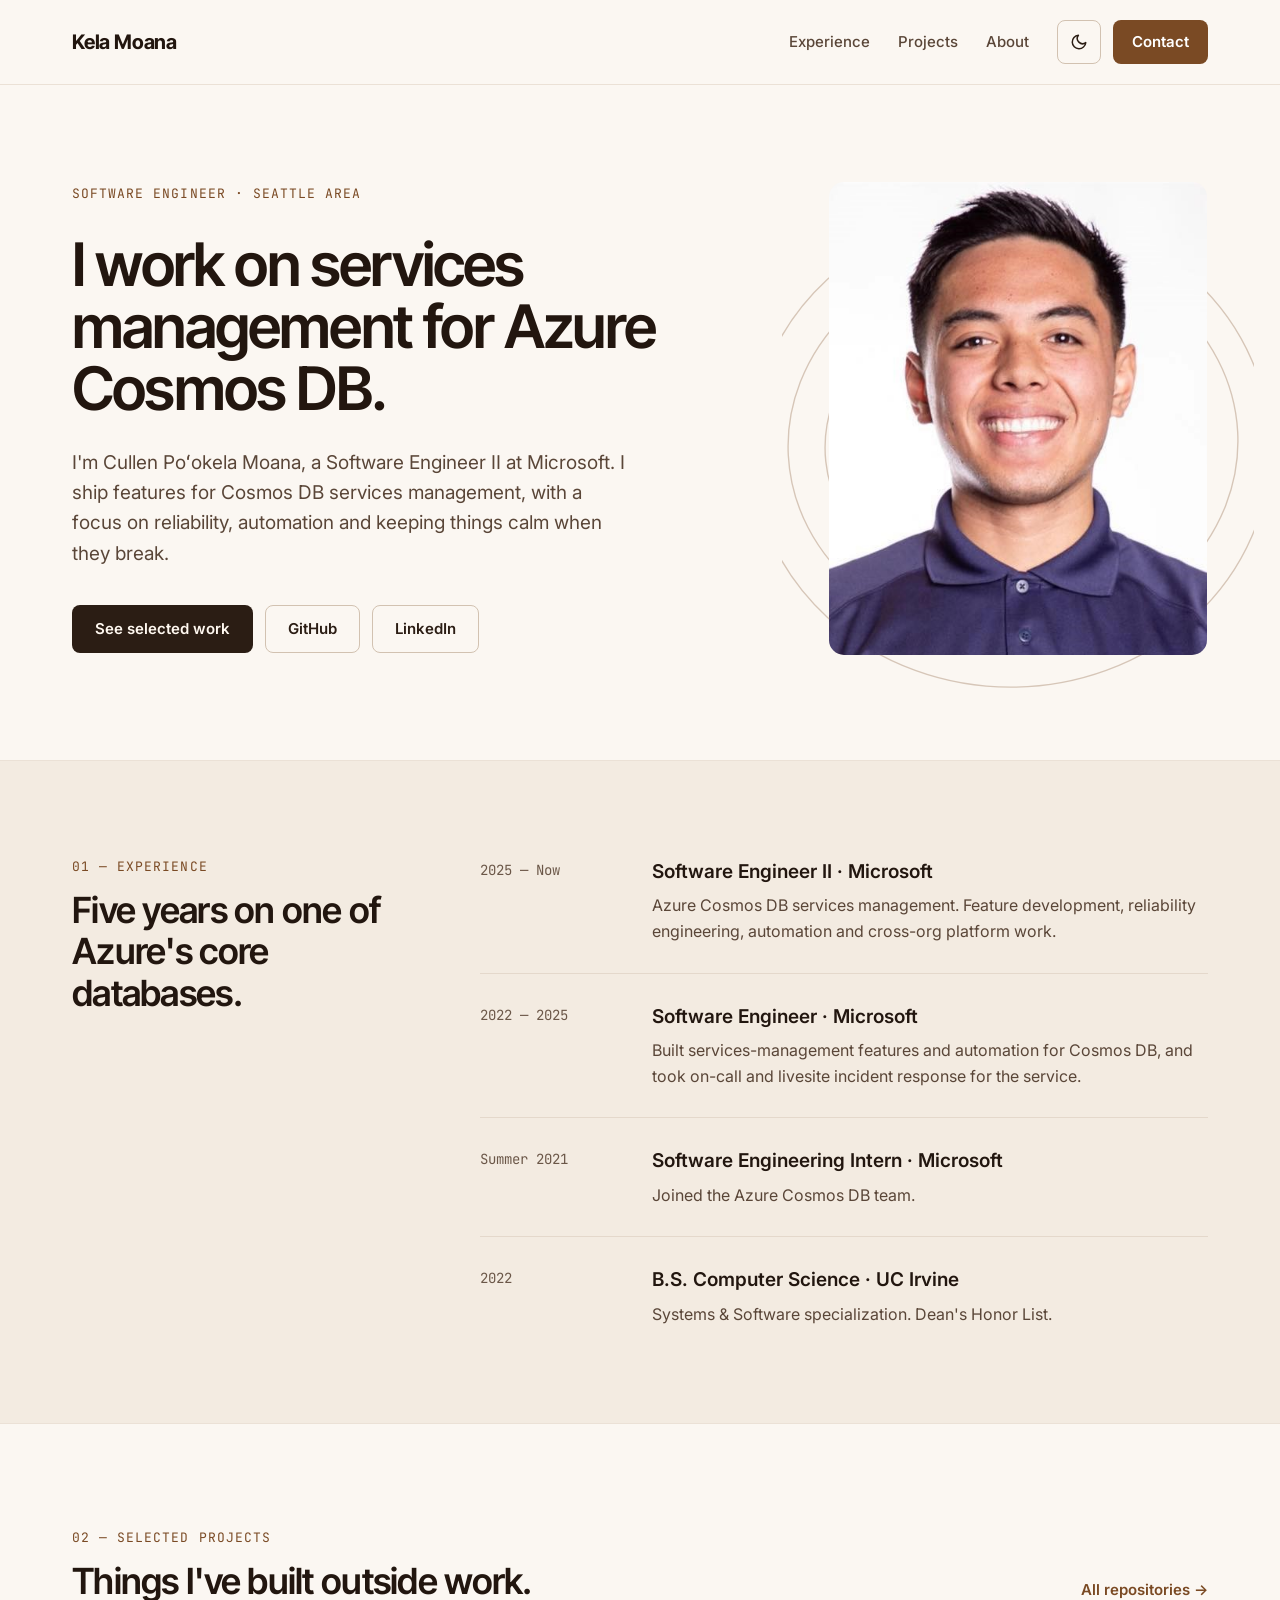
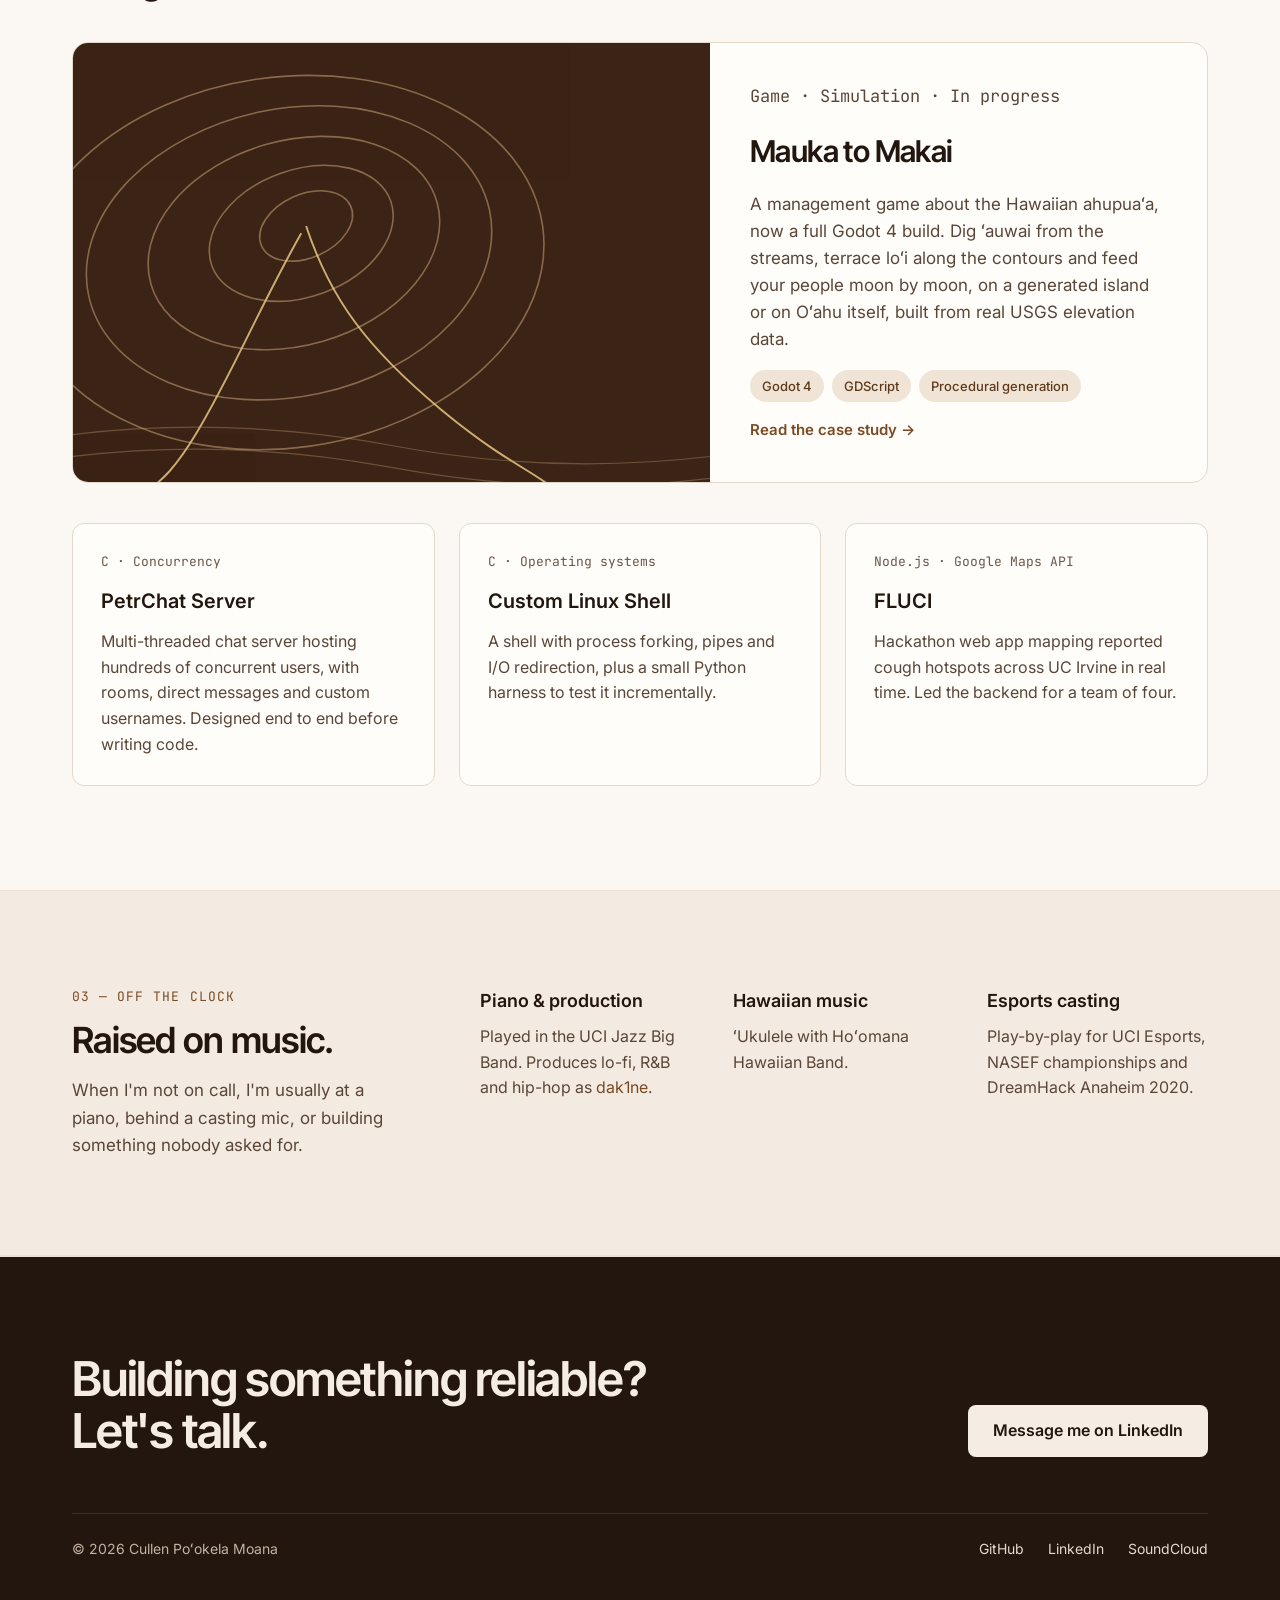
<file: index.html>
<!doctype html>
<html lang="en">
<head>
  <meta charset="utf-8">
  <meta name="viewport" content="width=device-width, initial-scale=1">
  <title>Kela Moana · Software Engineer</title>
  <meta name="description" content="Cullen Poʻokela Moana, Software Engineer II at Microsoft working on Azure Cosmos DB services management: reliability, automation and incident response.">
  <meta name="theme-color" content="#fbf7f2" media="(prefers-color-scheme: light)">
  <meta name="theme-color" content="#15100c" media="(prefers-color-scheme: dark)">
  <meta property="og:type" content="website">
  <meta property="og:title" content="Kela Moana · Software Engineer">
  <meta property="og:description" content="Software Engineer II on Azure Cosmos DB services management.">
  <meta property="og:url" content="https://kelamoana.github.io/">
  <meta property="og:image" content="https://kelamoana.github.io/images/headshot.jpg">
  <link rel="icon" href="favicon.svg" type="image/svg+xml">
  <link rel="preconnect" href="https://fonts.googleapis.com">
  <link rel="preconnect" href="https://fonts.gstatic.com" crossorigin>
  <link href="https://fonts.googleapis.com/css2?family=Inter+Tight:wght@500;600;700&family=Inter:wght@400;500;600&family=JetBrains+Mono:wght@400;500&display=swap" rel="stylesheet">
  <link rel="stylesheet" href="assets/css/site.css">
  <script src="assets/js/theme.js"></script>
</head>
<body>
  <a class="skip-link" href="#main">Skip to content</a>

  <header class="site-header">
    <nav class="nav container" aria-label="Main">
      <a class="brand" href="./">Kela Moana</a>
      <div class="nav-links">
        <a class="nav-section" href="#experience">Experience</a>
        <a class="nav-section" href="#projects">Projects</a>
        <a class="nav-section" href="#about">About</a>
        <div class="nav-actions">
          <button class="icon-button theme-toggle" type="button" data-theme-toggle aria-label="Switch theme">
            <svg class="icon-moon" viewBox="0 0 24 24" fill="none" stroke="currentColor" stroke-width="2" stroke-linecap="round" stroke-linejoin="round" aria-hidden="true"><path d="M21 12.8A9 9 0 1 1 11.2 3a7 7 0 0 0 9.8 9.8z"/></svg>
            <svg class="icon-sun" viewBox="0 0 24 24" fill="none" stroke="currentColor" stroke-width="2" stroke-linecap="round" aria-hidden="true"><circle cx="12" cy="12" r="4"/><path d="M12 2v2M12 20v2M4.9 4.9l1.4 1.4M17.7 17.7l1.4 1.4M2 12h2M20 12h2M4.9 19.1l1.4-1.4M17.7 6.3l1.4-1.4"/></svg>
          </button>
          <a class="button button-accent" href="#contact">Contact</a>
        </div>
      </div>
    </nav>
  </header>

  <main id="main">
    <section class="hero container" aria-labelledby="hero-title">
      <div class="hero-copy">
        <p class="label">Software Engineer · Seattle area</p>
        <h1 id="hero-title" class="display">I work on services management for Azure Cosmos DB.</h1>
        <p class="lede">I'm Cullen Poʻokela Moana, a Software Engineer II at Microsoft. I ship features for Cosmos DB services management, with a focus on reliability, automation and keeping things calm when they break.</p>
        <div class="hero-actions">
          <a class="button button-primary" href="#projects">See selected work</a>
          <a class="button button-outline" href="https://github.com/kelamoana">GitHub</a>
          <a class="button button-outline" href="https://www.linkedin.com/in/cullen-moana/">LinkedIn</a>
        </div>
      </div>
      <div class="hero-photo">
        <svg class="contours" viewBox="0 0 400 480" aria-hidden="true">
          <g fill="none" stroke-width="1.2">
            <ellipse cx="210" cy="250" rx="60" ry="44" transform="rotate(-18 210 250)"/>
            <ellipse cx="206" cy="252" rx="96" ry="72" transform="rotate(-14 206 252)"/>
            <ellipse cx="202" cy="256" rx="132" ry="104" transform="rotate(-10 202 256)"/>
            <ellipse cx="198" cy="260" rx="166" ry="138" transform="rotate(-6 198 260)"/>
            <ellipse cx="196" cy="262" rx="196" ry="172" transform="rotate(-3 196 262)"/>
            <ellipse cx="194" cy="266" rx="226" ry="208"/>
          </g>
        </svg>
        <img src="images/headshot.jpg" alt="Portrait of Kela Moana" width="380" height="475">
      </div>
    </section>

    <section id="experience" class="band" aria-labelledby="experience-title">
      <div class="container section split">
        <div class="split-head">
          <p class="label">01 — Experience</p>
          <h2 id="experience-title" class="display section-title">Five years on one of Azure's core databases.</h2>
        </div>
        <ol class="split-body timeline">
          <li>
            <p class="when">2025 — Now</p>
            <div class="what">
              <h3>Software Engineer II · Microsoft</h3>
              <p>Azure Cosmos DB services management. Feature development, reliability engineering, automation and cross-org platform work.</p>
            </div>
          </li>
          <li>
            <p class="when">2022 — 2025</p>
            <div class="what">
              <h3>Software Engineer · Microsoft</h3>
              <p>Built services-management features and automation for Cosmos DB, and took on-call and livesite incident response for the service.</p>
            </div>
          </li>
          <li>
            <p class="when">Summer 2021</p>
            <div class="what">
              <h3>Software Engineering Intern · Microsoft</h3>
              <p>Joined the Azure Cosmos DB team.</p>
            </div>
          </li>
          <li>
            <p class="when">2022</p>
            <div class="what">
              <h3>B.S. Computer Science · UC Irvine</h3>
              <p>Systems &amp; Software specialization. Dean's Honor List.</p>
            </div>
          </li>
        </ol>
      </div>
    </section>

    <section id="projects" class="container projects" aria-labelledby="projects-title">
      <div class="projects-head">
        <div>
          <p class="label">02 — Selected projects</p>
          <h2 id="projects-title" class="display section-title">Things I've built outside work.</h2>
        </div>
        <a href="https://github.com/kelamoana" style="font-weight: 600; font-size: 15px">All repositories →</a>
      </div>

      <a class="feature" href="projects/mauka-to-makai.html">
        <div class="feature-art">
          <svg viewBox="0 0 640 360" preserveAspectRatio="xMidYMid slice" aria-hidden="true">
            <g fill="none" stroke="#c9a37a" stroke-width="1.3" opacity="0.55">
              <ellipse cx="250" cy="150" rx="40" ry="26" transform="rotate(-24 250 150)"/>
              <ellipse cx="246" cy="156" rx="78" ry="52" transform="rotate(-20 246 156)"/>
              <ellipse cx="240" cy="164" rx="122" ry="84" transform="rotate(-16 240 164)"/>
              <ellipse cx="236" cy="172" rx="168" ry="118" transform="rotate(-12 236 172)"/>
              <ellipse cx="232" cy="180" rx="214" ry="152" transform="rotate(-8 232 180)"/>
            </g>
            <g fill="none" stroke="#f2d08a" stroke-width="1.6" opacity="0.8">
              <path d="M250 150 C 270 210, 300 250, 360 300 S 440 350, 470 380"/>
              <path d="M246 156 C 210 220, 190 270, 160 320 S 120 360, 110 380"/>
            </g>
            <g fill="none" stroke="#c9a37a" stroke-width="1" opacity="0.35">
              <path d="M0 330 Q 160 300 320 330 T 640 330"/>
              <path d="M0 348 Q 160 318 320 348 T 640 348"/>
            </g>
          </svg>
        </div>
        <div class="feature-body">
          <p class="mono">Game · Simulation · In progress</p>
          <h3 class="display">Mauka to Makai</h3>
          <p>A management game about the Hawaiian ahupuaʻa, now a full Godot 4 build. Dig ʻauwai from the streams, terrace loʻi along the contours and feed your people moon by moon, on a generated island or on Oʻahu itself, built from real USGS elevation data.</p>
          <ul class="tags" aria-label="Technologies">
            <li>Godot 4</li>
            <li>GDScript</li>
            <li>Procedural generation</li>
          </ul>
          <span class="feature-link">Read the case study →</span>
        </div>
      </a>

      <div class="card-grid">
        <article class="card">
          <p class="mono">C · Concurrency</p>
          <h3>PetrChat Server</h3>
          <p>Multi-threaded chat server hosting hundreds of concurrent users, with rooms, direct messages and custom usernames. Designed end to end before writing code.</p>
        </article>
        <article class="card">
          <p class="mono">C · Operating systems</p>
          <h3>Custom Linux Shell</h3>
          <p>A shell with process forking, pipes and I/O redirection, plus a small Python harness to test it incrementally.</p>
        </article>
        <article class="card">
          <p class="mono">Node.js · Google Maps API</p>
          <h3><a href="https://github.com/kelamoana/FLUCI">FLUCI</a></h3>
          <p>Hackathon web app mapping reported cough hotspots across UC Irvine in real time. Led the backend for a team of four.</p>
        </article>
      </div>
    </section>

    <section id="about" class="band" aria-labelledby="about-title">
      <div class="container section split">
        <div class="split-head">
          <p class="label">03 — Off the clock</p>
          <h2 id="about-title" class="display section-title">Raised on music.</h2>
          <p class="section-intro">When I'm not on call, I'm usually at a piano, behind a casting mic, or building something nobody asked for.</p>
        </div>
        <div class="split-body interests">
          <div>
            <h3>Piano &amp; production</h3>
            <p>Played in the UCI Jazz Big Band. Produces lo-fi, R&amp;B and hip-hop as <a href="https://soundcloud.com/dak1ne-beats">dak1ne</a>.</p>
          </div>
          <div>
            <h3>Hawaiian music</h3>
            <p>ʻUkulele with Hoʻomana Hawaiian Band.</p>
          </div>
          <div>
            <h3>Esports casting</h3>
            <p>Play-by-play for UCI Esports, NASEF championships and DreamHack Anaheim 2020.</p>
          </div>
        </div>
      </div>
    </section>
  </main>

  <footer id="contact" class="site-footer">
    <div class="container">
      <div class="footer-cta">
        <h2 class="display">Building something reliable? Let's talk.</h2>
        <a class="button" href="https://www.linkedin.com/in/cullen-moana/">Message me on LinkedIn</a>
      </div>
      <div class="footer-meta">
        <p>© 2026 Cullen Poʻokela Moana</p>
        <nav aria-label="Elsewhere">
          <a href="https://github.com/kelamoana">GitHub</a>
          <a href="https://www.linkedin.com/in/cullen-moana/">LinkedIn</a>
          <a href="https://soundcloud.com/dak1ne-beats">SoundCloud</a>
        </nav>
      </div>
    </div>
  </footer>
</body>
</html>
</file>
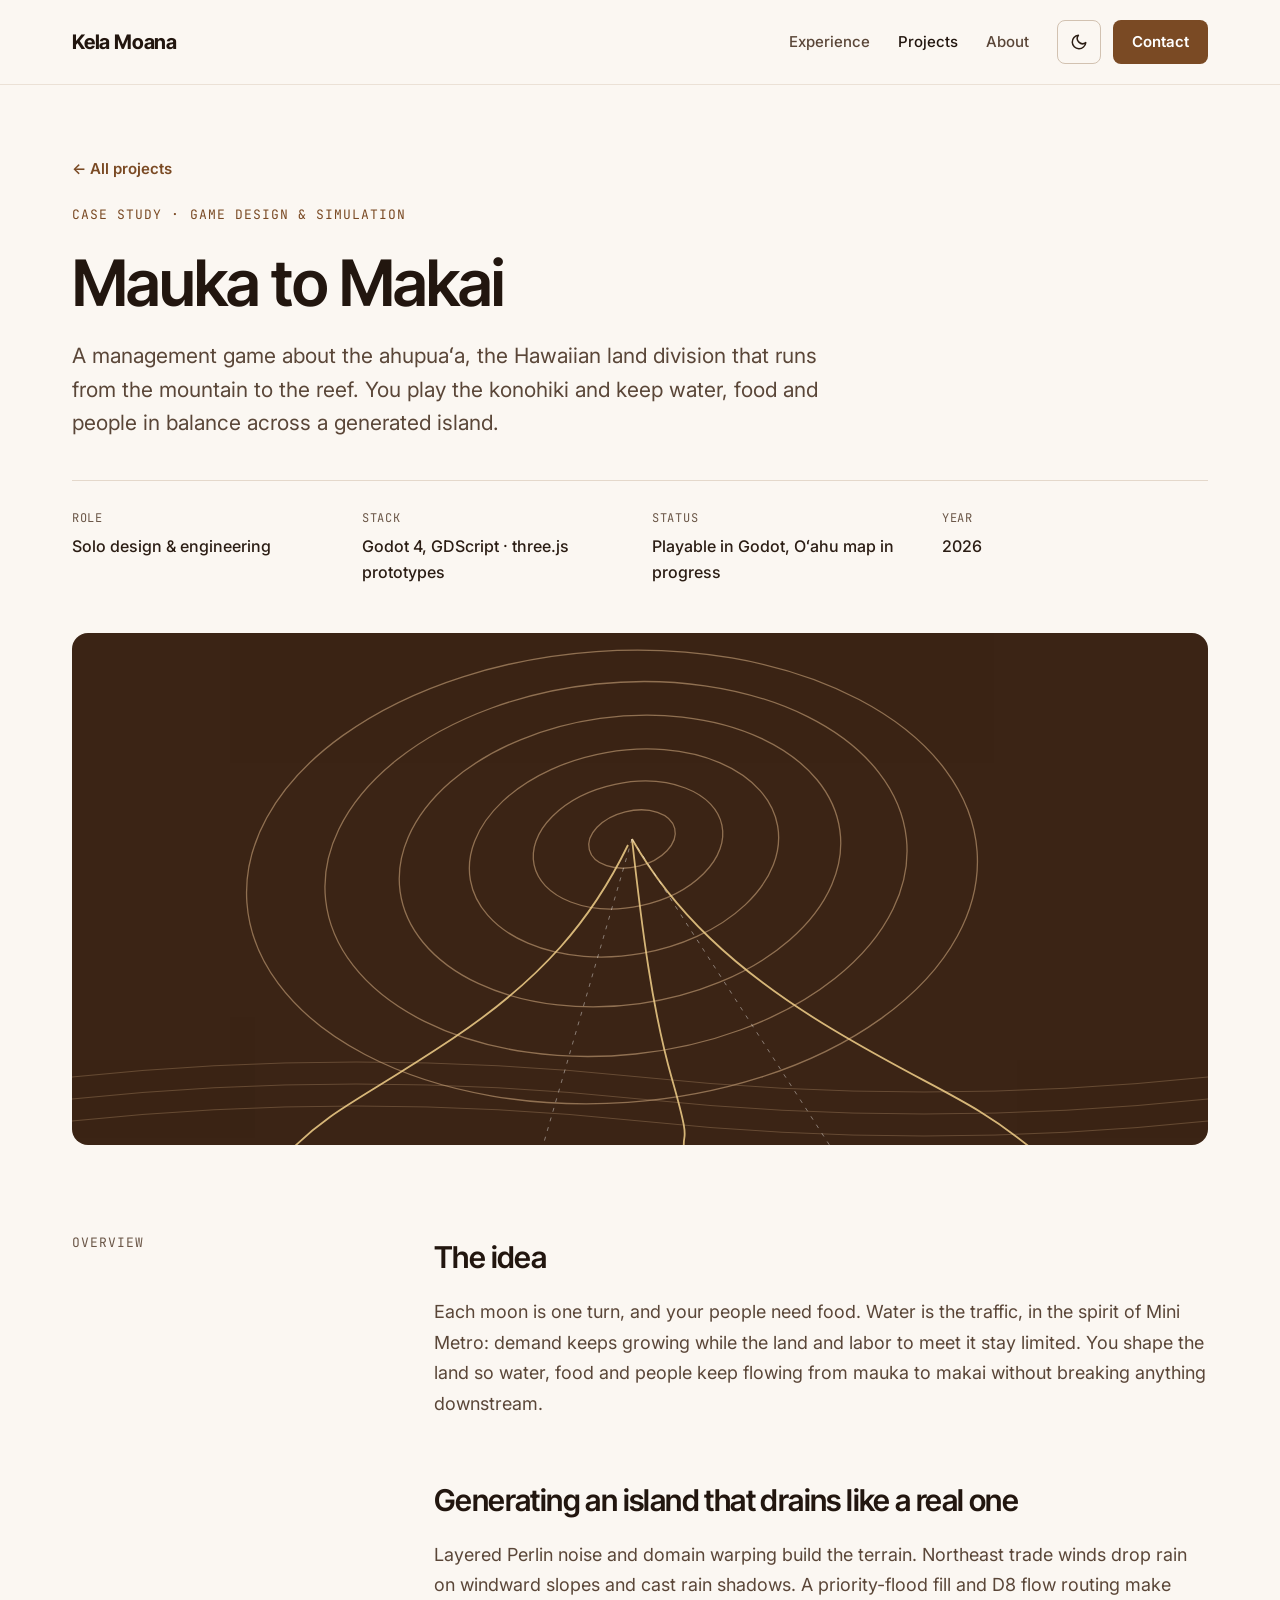
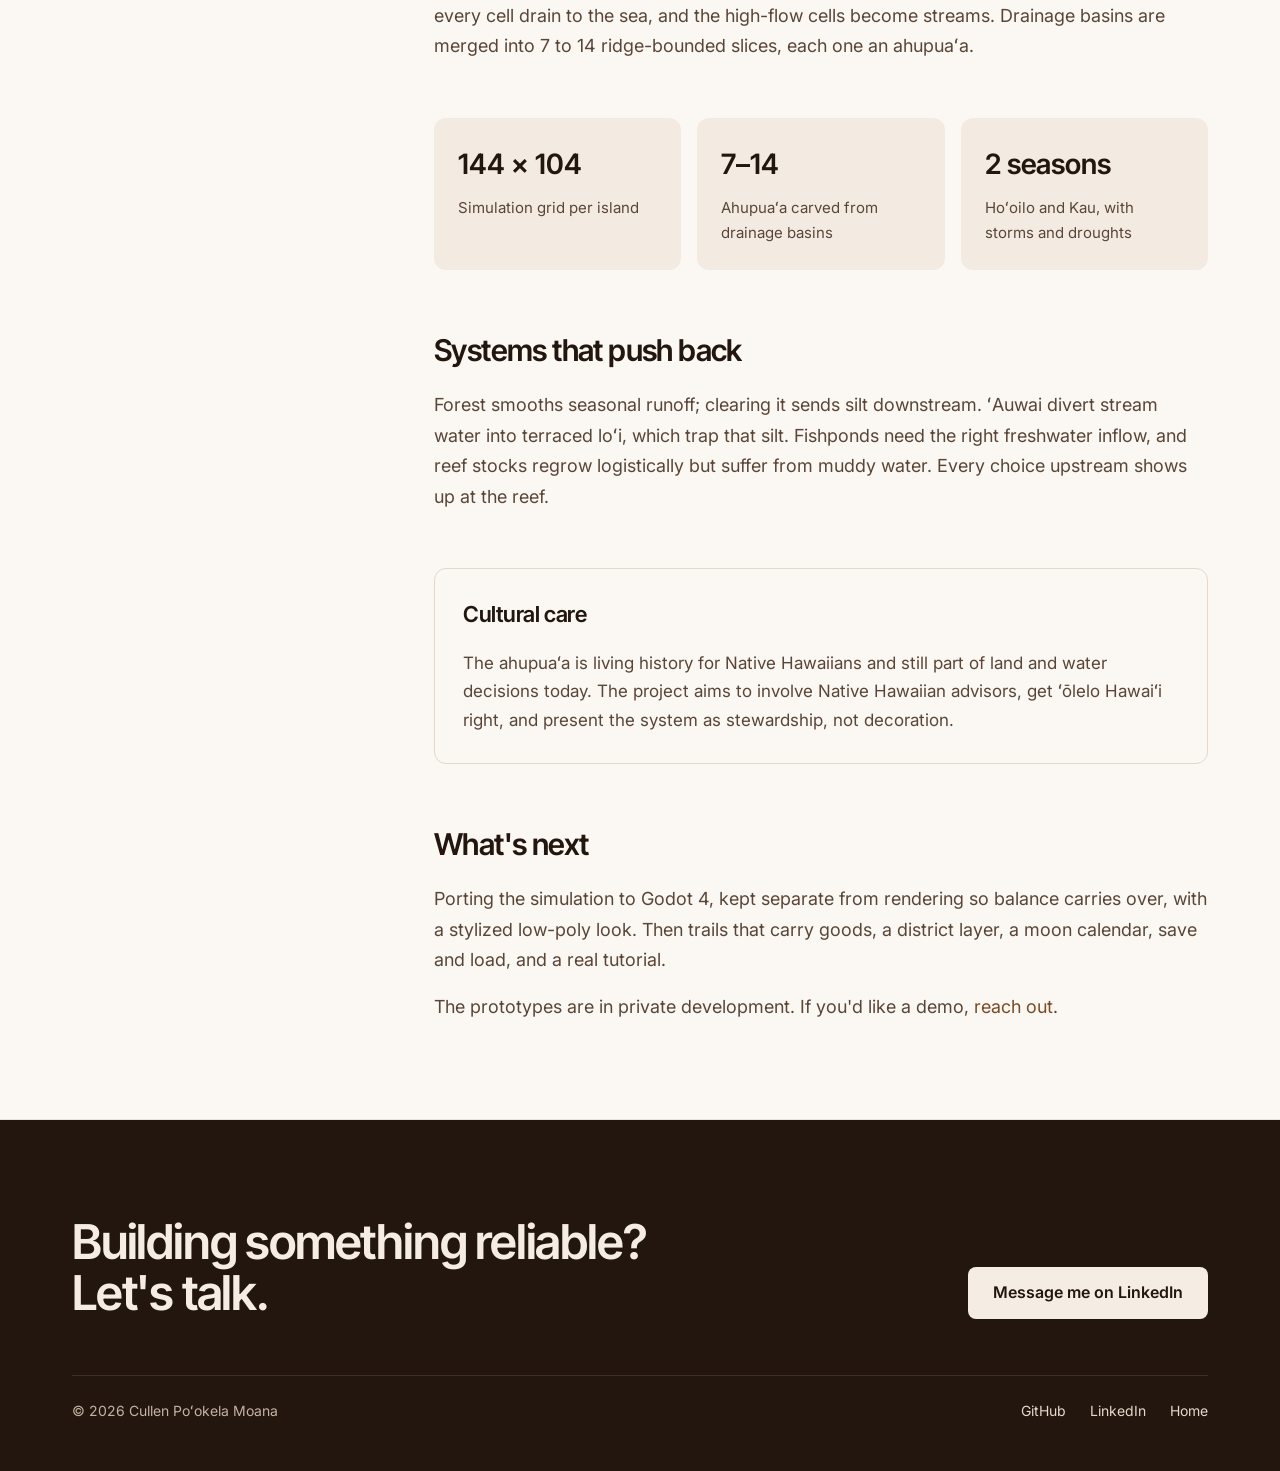
<file: projects/mauka-to-makai.html>
<!doctype html>
<html lang="en">
<head>
  <meta charset="utf-8">
  <meta name="viewport" content="width=device-width, initial-scale=1">
  <title>Mauka to Makai · Kela Moana</title>
  <meta name="description" content="Mauka to Makai: a management game about the Hawaiian ahupuaʻa, with procedurally generated islands and simulated hydrology.">
  <meta name="theme-color" content="#fbf7f2" media="(prefers-color-scheme: light)">
  <meta name="theme-color" content="#15100c" media="(prefers-color-scheme: dark)">
  <meta property="og:type" content="article">
  <meta property="og:title" content="Mauka to Makai · Kela Moana">
  <meta property="og:description" content="A management game about the Hawaiian ahupuaʻa.">
  <meta property="og:url" content="https://kelamoana.github.io/projects/mauka-to-makai.html">
  <link rel="icon" href="../favicon.svg" type="image/svg+xml">
  <link rel="preconnect" href="https://fonts.googleapis.com">
  <link rel="preconnect" href="https://fonts.gstatic.com" crossorigin>
  <link href="https://fonts.googleapis.com/css2?family=Inter+Tight:wght@500;600;700&family=Inter:wght@400;500;600&family=JetBrains+Mono:wght@400;500&display=swap" rel="stylesheet">
  <link rel="stylesheet" href="../assets/css/site.css">
  <script src="../assets/js/theme.js"></script>
</head>
<body>
  <a class="skip-link" href="#main">Skip to content</a>

  <header class="site-header">
    <nav class="nav container" aria-label="Main">
      <a class="brand" href="../">Kela Moana</a>
      <div class="nav-links">
        <a class="nav-section" href="../#experience">Experience</a>
        <a class="nav-section" href="../#projects" aria-current="page">Projects</a>
        <a class="nav-section" href="../#about">About</a>
        <div class="nav-actions">
          <button class="icon-button theme-toggle" type="button" data-theme-toggle aria-label="Switch theme">
            <svg class="icon-moon" viewBox="0 0 24 24" fill="none" stroke="currentColor" stroke-width="2" stroke-linecap="round" stroke-linejoin="round" aria-hidden="true"><path d="M21 12.8A9 9 0 1 1 11.2 3a7 7 0 0 0 9.8 9.8z"/></svg>
            <svg class="icon-sun" viewBox="0 0 24 24" fill="none" stroke="currentColor" stroke-width="2" stroke-linecap="round" aria-hidden="true"><circle cx="12" cy="12" r="4"/><path d="M12 2v2M12 20v2M4.9 4.9l1.4 1.4M17.7 17.7l1.4 1.4M2 12h2M20 12h2M4.9 19.1l1.4-1.4M17.7 6.3l1.4-1.4"/></svg>
          </button>
          <a class="button button-accent" href="#contact">Contact</a>
        </div>
      </div>
    </nav>
  </header>

  <main id="main">
    <section class="container case-hero" aria-labelledby="case-title">
      <a href="../#projects" style="font-weight: 600; font-size: 15px">← All projects</a>
      <p class="label">Case study · Game design &amp; simulation</p>
      <h1 id="case-title" class="display">Mauka to Makai</h1>
      <p class="lede">A management game about the ahupuaʻa, the Hawaiian land division that runs from the mountain to the reef. You play the konohiki and keep water, food and people in balance across a generated island.</p>
      <dl class="facts">
        <div><dt>Role</dt><dd>Solo design &amp; engineering</dd></div>
        <div><dt>Stack</dt><dd>Godot 4, GDScript · three.js prototypes</dd></div>
        <div><dt>Status</dt><dd>Playable in Godot, Oʻahu map in progress</dd></div>
        <div><dt>Year</dt><dd>2026</dd></div>
      </dl>
    </section>

    <div class="container">
      <figure class="case-figure">
        <svg viewBox="0 0 1136 520" preserveAspectRatio="xMidYMid slice" role="img" aria-label="Stylized topographic map of an island with streams running from the summit to the reef">
          <g fill="none" stroke="#c9a37a" stroke-width="1" opacity="0.3">
            <path d="M0 448 Q 284 418 568 448 T 1136 448"/>
            <path d="M0 470 Q 284 440 568 470 T 1136 470"/>
            <path d="M0 492 Q 284 462 568 492 T 1136 492"/>
          </g>
          <g fill="none" stroke="#c9a37a" stroke-width="1.3" opacity="0.6">
            <ellipse cx="560" cy="210" rx="44" ry="28" transform="rotate(-14 560 210)"/>
            <ellipse cx="556" cy="216" rx="96" ry="62" transform="rotate(-12 556 216)"/>
            <ellipse cx="552" cy="224" rx="156" ry="102" transform="rotate(-10 552 224)"/>
            <ellipse cx="548" cy="232" rx="222" ry="144" transform="rotate(-8 548 232)"/>
            <ellipse cx="544" cy="240" rx="292" ry="186" transform="rotate(-6 544 240)"/>
            <ellipse cx="540" cy="248" rx="366" ry="226" transform="rotate(-4 540 248)"/>
          </g>
          <g fill="none" stroke="#f2d08a" stroke-width="1.8" opacity="0.85">
            <path d="M560 210 C 600 280, 660 340, 760 400 S 900 470, 960 520"/>
            <path d="M556 216 C 520 290, 470 350, 380 410 S 260 480, 220 520"/>
            <path d="M560 210 C 570 300, 580 380, 600 450 S 610 500, 612 520"/>
          </g>
          <g fill="none" stroke="#ffffff" stroke-width="1" stroke-dasharray="4 6" opacity="0.4">
            <path d="M560 210 L 470 520"/>
            <path d="M560 210 L 760 520"/>
          </g>
        </svg>
      </figure>
    </div>

    <div class="container case-body">
      <aside><p class="label" style="color: var(--subtle)">Overview</p></aside>
      <div class="prose">
        <section>
          <h2 class="display">The idea</h2>
          <p>Each moon is one turn, and your people need food. Water is the traffic, in the spirit of Mini Metro: demand keeps growing while the land and labor to meet it stay limited. You shape the land so water, food and people keep flowing from mauka to makai without breaking anything downstream.</p>
        </section>
        <section>
          <h2 class="display">Generating an island that drains like a real one</h2>
          <p>Layered Perlin noise and domain warping build the terrain. Northeast trade winds drop rain on windward slopes and cast rain shadows. A priority-flood fill and D8 flow routing make every cell drain to the sea, and the high-flow cells become streams. Drainage basins are merged into 7 to 14 ridge-bounded slices, each one an ahupuaʻa.</p>
        </section>
        <div class="stats">
          <div class="stat"><strong>144 × 104</strong><span>Simulation grid per island</span></div>
          <div class="stat"><strong>7–14</strong><span>Ahupuaʻa carved from drainage basins</span></div>
          <div class="stat"><strong>2 seasons</strong><span>Hoʻoilo and Kau, with storms and droughts</span></div>
        </div>
        <section>
          <h2 class="display">Systems that push back</h2>
          <p>Forest smooths seasonal runoff; clearing it sends silt downstream. ʻAuwai divert stream water into terraced loʻi, which trap that silt. Fishponds need the right freshwater inflow, and reef stocks regrow logistically but suffer from muddy water. Every choice upstream shows up at the reef.</p>
        </section>
        <section class="callout">
          <h2 class="display">Cultural care</h2>
          <p>The ahupuaʻa is living history for Native Hawaiians and still part of land and water decisions today. The project aims to involve Native Hawaiian advisors, get ʻōlelo Hawaiʻi right, and present the system as stewardship, not decoration.</p>
        </section>
        <section>
          <h2 class="display">What's next</h2>
          <p>Porting the simulation to Godot 4, kept separate from rendering so balance carries over, with a stylized low-poly look. Then trails that carry goods, a district layer, a moon calendar, save and load, and a real tutorial.</p>
          <p>The prototypes are in private development. If you'd like a demo, <a href="https://www.linkedin.com/in/cullen-moana/">reach out</a>.</p>
        </section>
      </div>
    </div>
  </main>

  <footer id="contact" class="site-footer">
    <div class="container">
      <div class="footer-cta">
        <h2 class="display">Building something reliable? Let's talk.</h2>
        <a class="button" href="https://www.linkedin.com/in/cullen-moana/">Message me on LinkedIn</a>
      </div>
      <div class="footer-meta">
        <p>© 2026 Cullen Poʻokela Moana</p>
        <nav aria-label="Elsewhere">
          <a href="https://github.com/kelamoana">GitHub</a>
          <a href="https://www.linkedin.com/in/cullen-moana/">LinkedIn</a>
          <a href="../">Home</a>
        </nav>
      </div>
    </div>
  </footer>
</body>
</html>
</file>
<file: assets/css/site.css>
/* Kela Moana — site styles. Light and dark themes share one set of tokens. */

:root {
  --bg: #fbf7f2;
  --surface: #f3ebe1;
  --card: #fffdfa;
  --ink: #2b1d14;
  --ink-strong: #22160f;
  --muted: #5a4638;
  --subtle: #6b5748;
  --line: #e4d8cb;
  --line-soft: #ebe1d6;
  --control-line: #d2c2b1;
  --accent: #7a4a24;
  --accent-hover: #5c3618;
  --on-accent: #ffffff;
  --primary-bg: #2b1d14;
  --primary-ink: #fff8f0;
  --tag-bg: #f0e4d6;
  --tag-ink: #5e3a1c;
  --art-bg: #3b2415;
  --contour-opacity: 0.28;
  --footer-bg: #22160f;
  --footer-ink: #f5ede4;
  --footer-muted: #c4b2a2;
  --footer-link: #e6d9cb;
  --footer-line: #3f2f24;
  --footer-cta-bg: #f5ede4;
  --footer-cta-ink: #22160f;
  --photo-border: transparent;
  color-scheme: light;
}

@media (prefers-color-scheme: dark) {
  :root:not([data-theme="light"]) {
    --bg: #15100c;
    --surface: #1e1712;
    --card: #1e1712;
    --ink: #efe6dc;
    --ink-strong: #f7f0e8;
    --muted: #c2b2a3;
    --subtle: #a8978a;
    --line: #35291f;
    --line-soft: #2d231b;
    --control-line: #4a3b2f;
    --accent: #d9a46b;
    --accent-hover: #e8bd8d;
    --on-accent: #2a1a0d;
    --primary-bg: #efe6dc;
    --primary-ink: #15100c;
    --tag-bg: #3a2a1c;
    --tag-ink: #e9c89f;
    --art-bg: #2a1b10;
    --contour-opacity: 0.3;
    --footer-bg: #0f0b08;
    --footer-ink: #efe6dc;
    --footer-muted: #a8978a;
    --footer-link: #d8cabd;
    --footer-line: #2a1f18;
    --footer-cta-bg: #d9a46b;
    --footer-cta-ink: #2a1a0d;
    --photo-border: #35291f;
    color-scheme: dark;
  }
}

:root[data-theme="dark"] {
  --bg: #15100c;
  --surface: #1e1712;
  --card: #1e1712;
  --ink: #efe6dc;
  --ink-strong: #f7f0e8;
  --muted: #c2b2a3;
  --subtle: #a8978a;
  --line: #35291f;
  --line-soft: #2d231b;
  --control-line: #4a3b2f;
  --accent: #d9a46b;
  --accent-hover: #e8bd8d;
  --on-accent: #2a1a0d;
  --primary-bg: #efe6dc;
  --primary-ink: #15100c;
  --tag-bg: #3a2a1c;
  --tag-ink: #e9c89f;
  --art-bg: #2a1b10;
  --contour-opacity: 0.3;
  --footer-bg: #0f0b08;
  --footer-ink: #efe6dc;
  --footer-muted: #a8978a;
  --footer-link: #d8cabd;
  --footer-line: #2a1f18;
  --footer-cta-bg: #d9a46b;
  --footer-cta-ink: #2a1a0d;
  --photo-border: #35291f;
  color-scheme: dark;
}

/* Base */
*, *::before, *::after { box-sizing: border-box; }
html { scroll-behavior: smooth; }
@media (prefers-reduced-motion: reduce) { html { scroll-behavior: auto; } }

body {
  margin: 0;
  background: var(--bg);
  color: var(--ink);
  font-family: "Inter", system-ui, -apple-system, "Segoe UI", sans-serif;
  font-size: 16px;
  line-height: 1.6;
  -webkit-font-smoothing: antialiased;
}

img { max-width: 100%; display: block; }
a { color: var(--accent); text-decoration: none; }
a:hover { color: var(--accent-hover); text-decoration: underline; }
a:focus-visible, button:focus-visible { outline: 2px solid var(--accent); outline-offset: 3px; border-radius: 4px; }

h1, h2, h3 { margin: 0; color: var(--ink-strong); }
p, dl, dd { margin: 0; }

.skip-link {
  position: absolute; left: 16px; top: -48px;
  padding: 8px 14px; border-radius: 8px;
  background: var(--primary-bg); color: var(--primary-ink);
  z-index: 10;
}
.skip-link:focus { top: 12px; }

.container { max-width: 1200px; margin: 0 auto; padding: 0 32px; }

.label {
  font-family: "JetBrains Mono", ui-monospace, monospace;
  font-size: 13px;
  letter-spacing: 0.08em;
  text-transform: uppercase;
  color: var(--accent);
}
.mono { font-family: "JetBrains Mono", ui-monospace, monospace; font-size: 13px; color: var(--subtle); }

.display {
  font-family: "Inter Tight", "Inter", sans-serif;
  font-weight: 600;
  letter-spacing: -0.02em;
}

/* Header */
.site-header { border-bottom: 1px solid var(--line-soft); }
.nav {
  display: flex; flex-wrap: wrap; align-items: center; justify-content: space-between;
  gap: 16px; padding-top: 20px; padding-bottom: 20px;
}
.brand {
  font-family: "Inter Tight", "Inter", sans-serif;
  font-weight: 700; font-size: 20px; letter-spacing: -0.01em;
  color: var(--ink-strong);
}
.brand:hover { color: var(--ink-strong); text-decoration: none; }
.nav-links { display: flex; flex-wrap: wrap; align-items: center; gap: 28px; font-size: 15px; font-weight: 500; }
.nav-links a { color: var(--muted); }
.nav-links a:hover, .nav-links a[aria-current="page"] { color: var(--ink-strong); }
.nav-links a.button-accent, .nav-links a.button-accent:hover { color: var(--on-accent); }
.nav-actions { display: flex; align-items: center; gap: 12px; }

.icon-button {
  width: 44px; height: 44px;
  display: inline-flex; align-items: center; justify-content: center;
  border: 1px solid var(--control-line); border-radius: 8px;
  background: transparent; color: var(--ink); cursor: pointer;
}
.icon-button:hover { border-color: var(--accent); }
.icon-button svg { width: 18px; height: 18px; }
.theme-toggle .icon-sun { display: none; }
:root[data-theme="dark"] .theme-toggle .icon-sun { display: block; }
:root[data-theme="dark"] .theme-toggle .icon-moon { display: none; }
@media (prefers-color-scheme: dark) {
  :root:not([data-theme="light"]) .theme-toggle .icon-sun { display: block; }
  :root:not([data-theme="light"]) .theme-toggle .icon-moon { display: none; }
}

/* Buttons */
.button {
  display: inline-flex; align-items: center; justify-content: center;
  min-height: 48px; padding: 0 22px; border-radius: 8px;
  font-weight: 600; font-size: 15px;
  border: 1px solid transparent;
}
.button:hover { text-decoration: none; }
.button-primary { background: var(--primary-bg); color: var(--primary-ink); }
.button-primary:hover { color: var(--primary-ink); opacity: 0.9; }
.button-accent { background: var(--accent); color: var(--on-accent); min-height: 44px; padding: 0 18px; }
.button-accent:hover { color: var(--on-accent); background: var(--accent-hover); }
.button-outline { border-color: var(--control-line); color: var(--ink); }
.button-outline:hover { color: var(--ink); border-color: var(--accent); }

/* Hero */
.hero {
  display: flex; flex-wrap: wrap; align-items: center; gap: 72px;
  padding-top: 96px; padding-bottom: 104px;
}
.hero-copy { flex: 1 1 520px; min-width: 0; display: flex; flex-direction: column; gap: 28px; }
.hero h1 { font-size: clamp(38px, 5.2vw, 60px); line-height: 1.04; letter-spacing: -0.03em; }
.lede { max-width: 560px; font-size: 19px; color: var(--muted); }
.hero-actions { display: flex; flex-wrap: wrap; gap: 12px; padding-top: 8px; }
.hero-photo { flex: 0 1 380px; min-width: 240px; position: relative; margin: 0 auto; }
.hero-photo img {
  position: relative; width: 100%; aspect-ratio: 4 / 5; object-fit: cover;
  border-radius: 16px; border: 1px solid var(--photo-border);
}
.contours { position: absolute; left: -12%; top: -8%; width: 124%; height: 116%; pointer-events: none; }
.contours g { stroke: var(--accent); opacity: var(--contour-opacity); }

/* Sections */
.band { background: var(--surface); border-top: 1px solid var(--line-soft); border-bottom: 1px solid var(--line-soft); }
.section { padding-top: 96px; padding-bottom: 96px; }
.split { display: flex; flex-wrap: wrap; gap: 64px; }
.split-head { flex: 1 1 260px; min-width: 0; }
.split-body { flex: 2 1 560px; min-width: 0; }
.section-title { font-size: clamp(28px, 3vw, 36px); line-height: 1.15; margin-top: 12px; }
.section-intro { margin-top: 16px; font-size: 17px; color: var(--muted); }

/* Timeline */
.timeline { list-style: none; margin: 0; padding: 0; }
.timeline li {
  display: flex; flex-wrap: wrap; gap: 8px 32px;
  padding: 28px 0; border-bottom: 1px solid var(--line);
}
.timeline li:first-child { padding-top: 0; }
.timeline li:last-child { border-bottom: 0; padding-bottom: 0; }
.timeline .when { flex: 0 0 140px; font-family: "JetBrains Mono", ui-monospace, monospace; font-size: 14px; color: var(--subtle); padding-top: 2px; }
.timeline .what { flex: 1 1 360px; min-width: 0; }
.timeline h3 { font-size: 19px; font-weight: 600; margin-bottom: 6px; }
.timeline p { color: var(--muted); }

/* Projects */
.projects { display: flex; flex-direction: column; gap: 40px; padding-top: 104px; padding-bottom: 104px; }
.projects-head { display: flex; flex-wrap: wrap; align-items: flex-end; justify-content: space-between; gap: 16px; }
.feature {
  display: flex; flex-wrap: wrap; overflow: hidden;
  border: 1px solid var(--line); border-radius: 16px;
  background: var(--card); color: var(--ink);
}
.feature:hover { text-decoration: none; color: var(--ink); border-color: var(--accent); }
.feature-art { flex: 1 1 520px; min-width: 0; min-height: 300px; background: var(--art-bg); position: relative; }
.feature-art svg { position: absolute; inset: 0; width: 100%; height: 100%; }
.feature-body { flex: 1 1 380px; min-width: 0; padding: 40px; display: flex; flex-direction: column; justify-content: center; gap: 16px; }
.feature-body h3 { font-size: 30px; }
.feature-body p { font-size: 17px; color: var(--muted); }
.feature-link { font-weight: 600; font-size: 15px; color: var(--accent); }
.tags { display: flex; flex-wrap: wrap; gap: 8px; list-style: none; margin: 0; padding: 0; }
.tags li { padding: 6px 12px; border-radius: 999px; background: var(--tag-bg); color: var(--tag-ink); font-size: 13px; font-weight: 500; }

.card-grid { display: grid; grid-template-columns: repeat(auto-fit, minmax(280px, 1fr)); gap: 24px; }
.card {
  border: 1px solid var(--line); border-radius: 12px; background: var(--card);
  padding: 28px; display: flex; flex-direction: column; gap: 12px;
}
.card h3 { font-size: 20px; font-weight: 600; }
.card h3 a { color: var(--ink-strong); }
.card p:last-child { color: var(--muted); }

.interests { display: grid; grid-template-columns: repeat(auto-fit, minmax(220px, 1fr)); gap: 32px; }
.interests h3 { font-size: 18px; font-weight: 600; margin-bottom: 8px; }
.interests p { color: var(--muted); }

/* Footer */
.site-footer { background: var(--footer-bg); color: var(--footer-ink); border-top: 1px solid var(--line-soft); }
.site-footer h2 { color: var(--footer-ink); }
.footer-cta { display: flex; flex-wrap: wrap; align-items: flex-end; justify-content: space-between; gap: 32px; padding-top: 96px; }
.footer-cta h2 { max-width: 640px; font-size: clamp(32px, 4vw, 48px); line-height: 1.08; letter-spacing: -0.025em; }
.footer-cta .button { background: var(--footer-cta-bg); color: var(--footer-cta-ink); min-height: 52px; padding: 0 24px; font-size: 16px; }
.footer-cta .button:hover { color: var(--footer-cta-ink); opacity: 0.9; }
.footer-meta {
  display: flex; flex-wrap: wrap; justify-content: space-between; gap: 16px;
  margin-top: 56px; padding: 24px 0 48px; border-top: 1px solid var(--footer-line);
  font-size: 14px; color: var(--footer-muted);
}
.footer-meta nav { display: flex; gap: 24px; }
.footer-meta a { color: var(--footer-link); }

/* Case study */
.case-hero { display: flex; flex-direction: column; gap: 24px; padding-top: 72px; padding-bottom: 48px; }
.case-hero h1 { font-size: clamp(42px, 5.6vw, 64px); line-height: 1.02; letter-spacing: -0.03em; }
.case-hero .lede { max-width: 760px; font-size: 21px; }
.facts {
  display: grid; grid-template-columns: repeat(auto-fit, minmax(200px, 1fr)); gap: 24px;
  margin-top: 16px; padding-top: 28px; border-top: 1px solid var(--line);
}
.facts dt { font-family: "JetBrains Mono", ui-monospace, monospace; font-size: 12px; letter-spacing: 0.06em; text-transform: uppercase; color: var(--subtle); }
.facts dd { margin-top: 6px; font-weight: 500; }
.case-figure { margin: 0; border-radius: 16px; overflow: hidden; background: var(--art-bg); height: clamp(260px, 40vw, 520px); position: relative; }
.case-figure svg { position: absolute; inset: 0; width: 100%; height: 100%; }
.case-body { display: flex; flex-wrap: wrap; gap: 64px; padding-top: 88px; padding-bottom: 96px; }
.case-body aside { flex: 1 1 240px; min-width: 0; }
.case-body .prose { flex: 3 1 600px; min-width: 0; display: flex; flex-direction: column; gap: 56px; }
.prose section { display: flex; flex-direction: column; gap: 16px; }
.prose h2 { font-size: 30px; }
.prose p { font-size: 18px; line-height: 1.7; color: var(--muted); }
.stats { display: grid; grid-template-columns: repeat(auto-fit, minmax(200px, 1fr)); gap: 16px; }
.stat { background: var(--surface); border-radius: 12px; padding: 24px; }
.stat strong { display: block; font-family: "Inter Tight", "Inter", sans-serif; font-size: 28px; font-weight: 600; color: var(--ink-strong); margin-bottom: 8px; }
.stat span { font-size: 15px; color: var(--muted); }
.callout { border: 1px solid var(--line); border-radius: 12px; padding: 28px; }
.callout h2 { font-size: 22px; }
.callout p { font-size: 17px; }

/* Phone widths */
@media (max-width: 720px) {
  .container { padding: 0 20px; }
  .nav-links .nav-section { display: none; }
  .hero { padding-top: 40px; padding-bottom: 56px; gap: 40px; flex-direction: column-reverse; align-items: stretch; }
  .hero-photo { max-width: 240px; }
  .lede { font-size: 17px; }
  .section, .projects { padding-top: 56px; padding-bottom: 56px; }
  .split { gap: 28px; }
  .feature-art { min-height: 200px; }
  .feature-body { padding: 24px; }
  .timeline .when { flex-basis: 100%; }
  .footer-cta { padding-top: 56px; }
  .case-body { padding-top: 56px; gap: 24px; }
  .case-hero .lede { font-size: 18px; }
}
</file>
